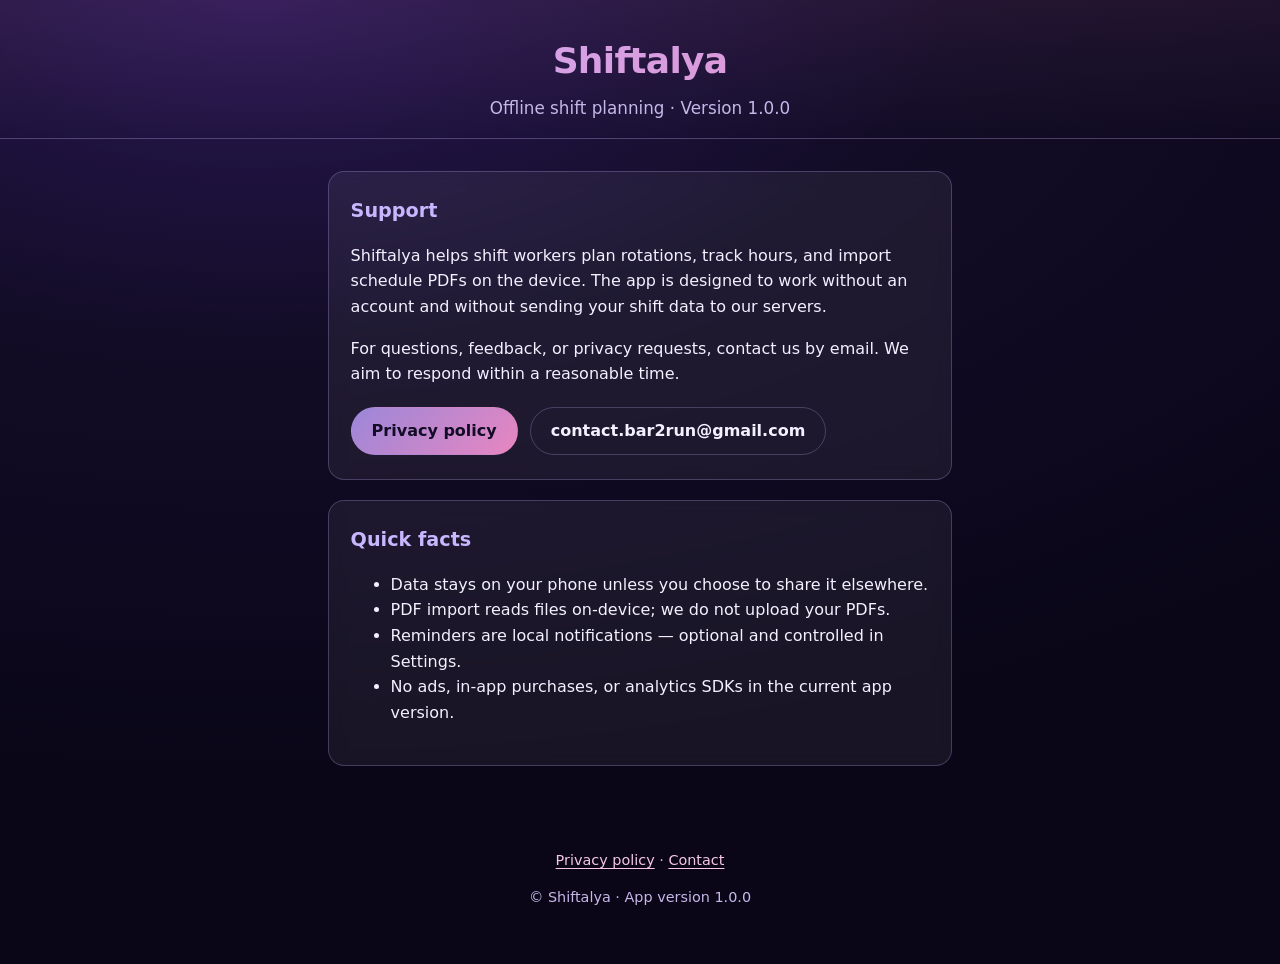
<file: index.html>
<!DOCTYPE html>
<html lang="en">
  <head>
    <meta charset="utf-8" />
    <meta name="viewport" content="width=device-width, initial-scale=1" />
    <meta name="description" content="Support and legal information for Shiftalya — offline shift planning for iOS and Android." />
    <title>Shiftalya — Support</title>
    <link rel="stylesheet" href="styles.css" />
  </head>
  <body>
    <a class="skip-link" href="#main">Skip to content</a>
    <header class="site-header">
      <h1>Shiftalya</h1>
      <p class="tagline">Offline shift planning · Version 1.0.0</p>
    </header>
    <main id="main">
      <section class="card" aria-labelledby="about-heading">
        <h2 id="about-heading">Support</h2>
        <p>
          Shiftalya helps shift workers plan rotations, track hours, and import schedule PDFs on the device. The app is
          designed to work without an account and without sending your shift data to our servers.
        </p>
        <p>
          For questions, feedback, or privacy requests, contact us by email. We aim to respond within a reasonable time.
        </p>
        <div class="btn-row">
          <a class="btn btn-primary" href="privacy.html">Privacy policy</a>
          <a class="btn btn-secondary" href="mailto:contact.bar2run@gmail.com" aria-label="Email contact.bar2run@gmail.com">contact.bar2run@gmail.com</a>
        </div>
      </section>
      <section class="card" aria-labelledby="quick-heading">
        <h2 id="quick-heading">Quick facts</h2>
        <ul>
          <li>Data stays on your phone unless you choose to share it elsewhere.</li>
          <li>PDF import reads files on-device; we do not upload your PDFs.</li>
          <li>Reminders are local notifications — optional and controlled in Settings.</li>
          <li>No ads, in-app purchases, or analytics SDKs in the current app version.</li>
        </ul>
      </section>
    </main>
    <footer class="site-footer">
      <p>
        <a href="privacy.html">Privacy policy</a>
        ·
        <a href="mailto:contact.bar2run@gmail.com" aria-label="Email contact.bar2run@gmail.com">Contact</a>
      </p>
      <p>© Shiftalya · App version 1.0.0</p>
    </footer>
  </body>
</html>
</file>
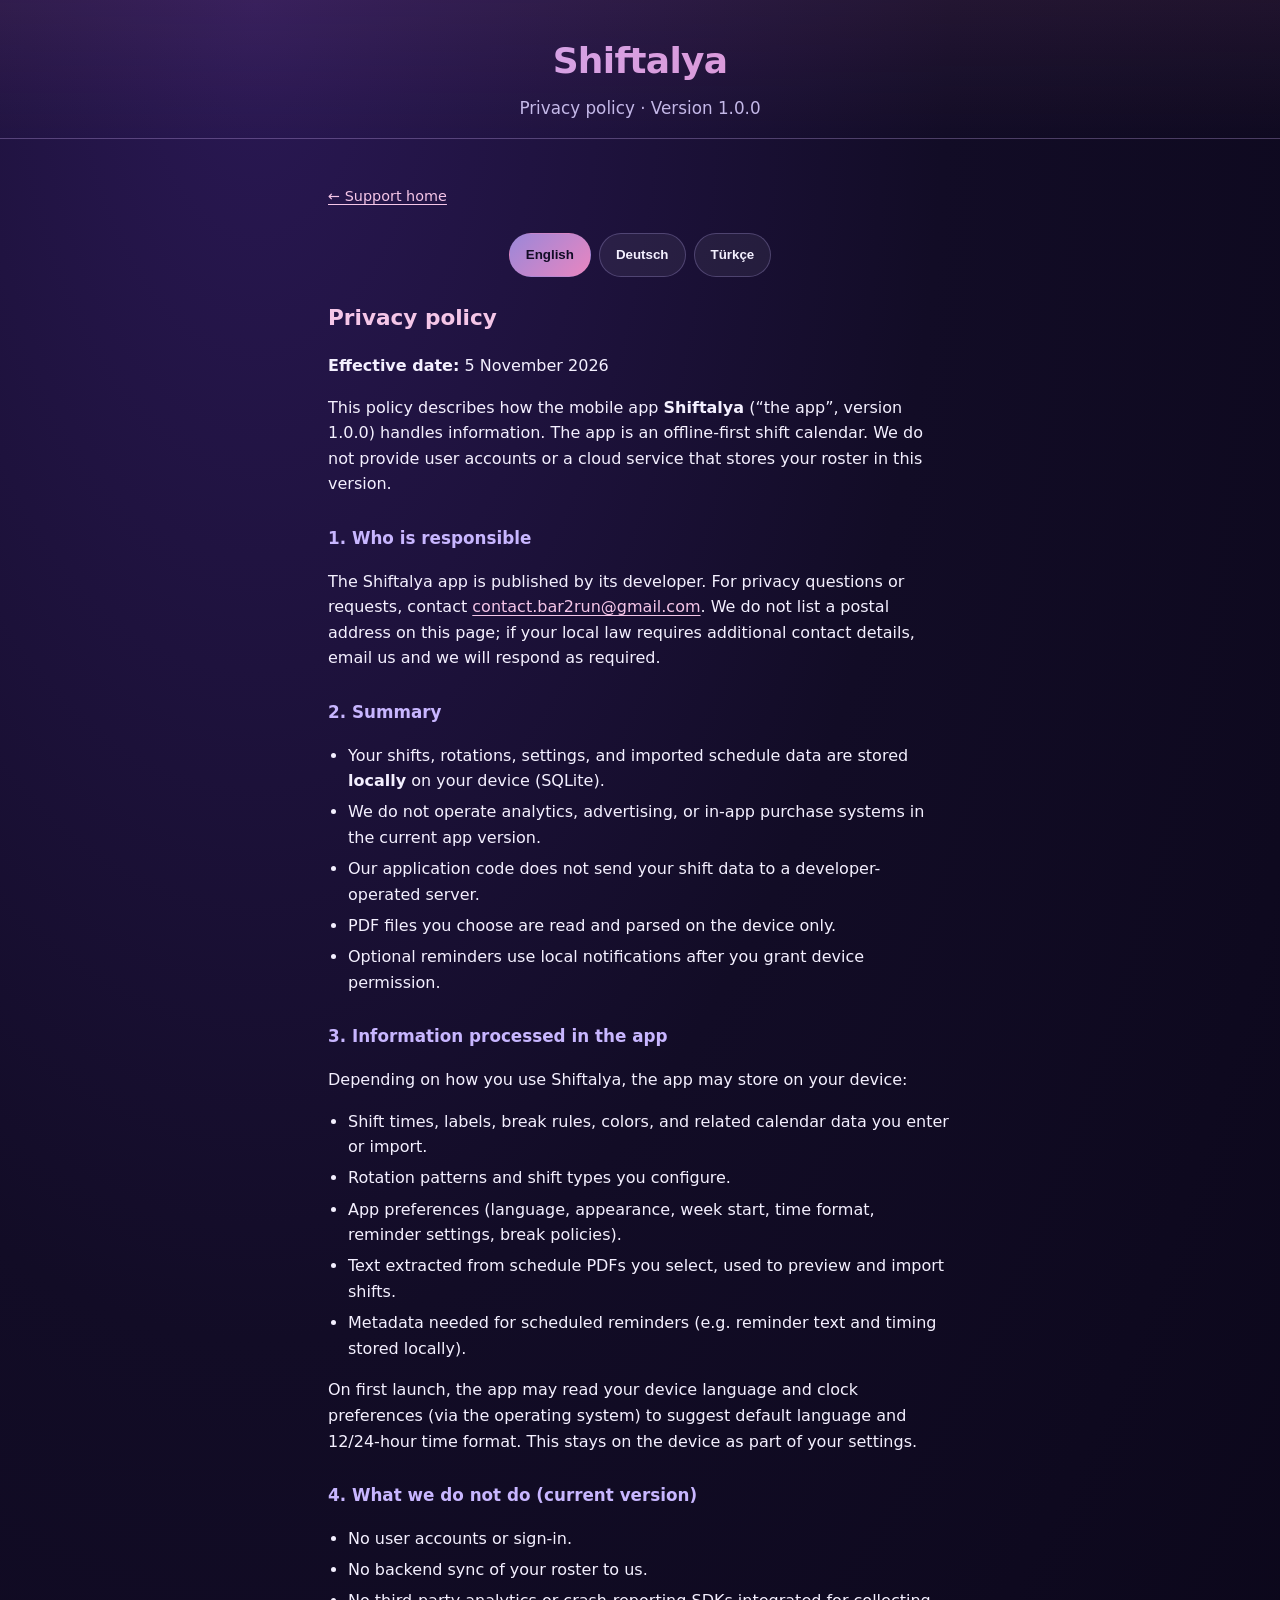
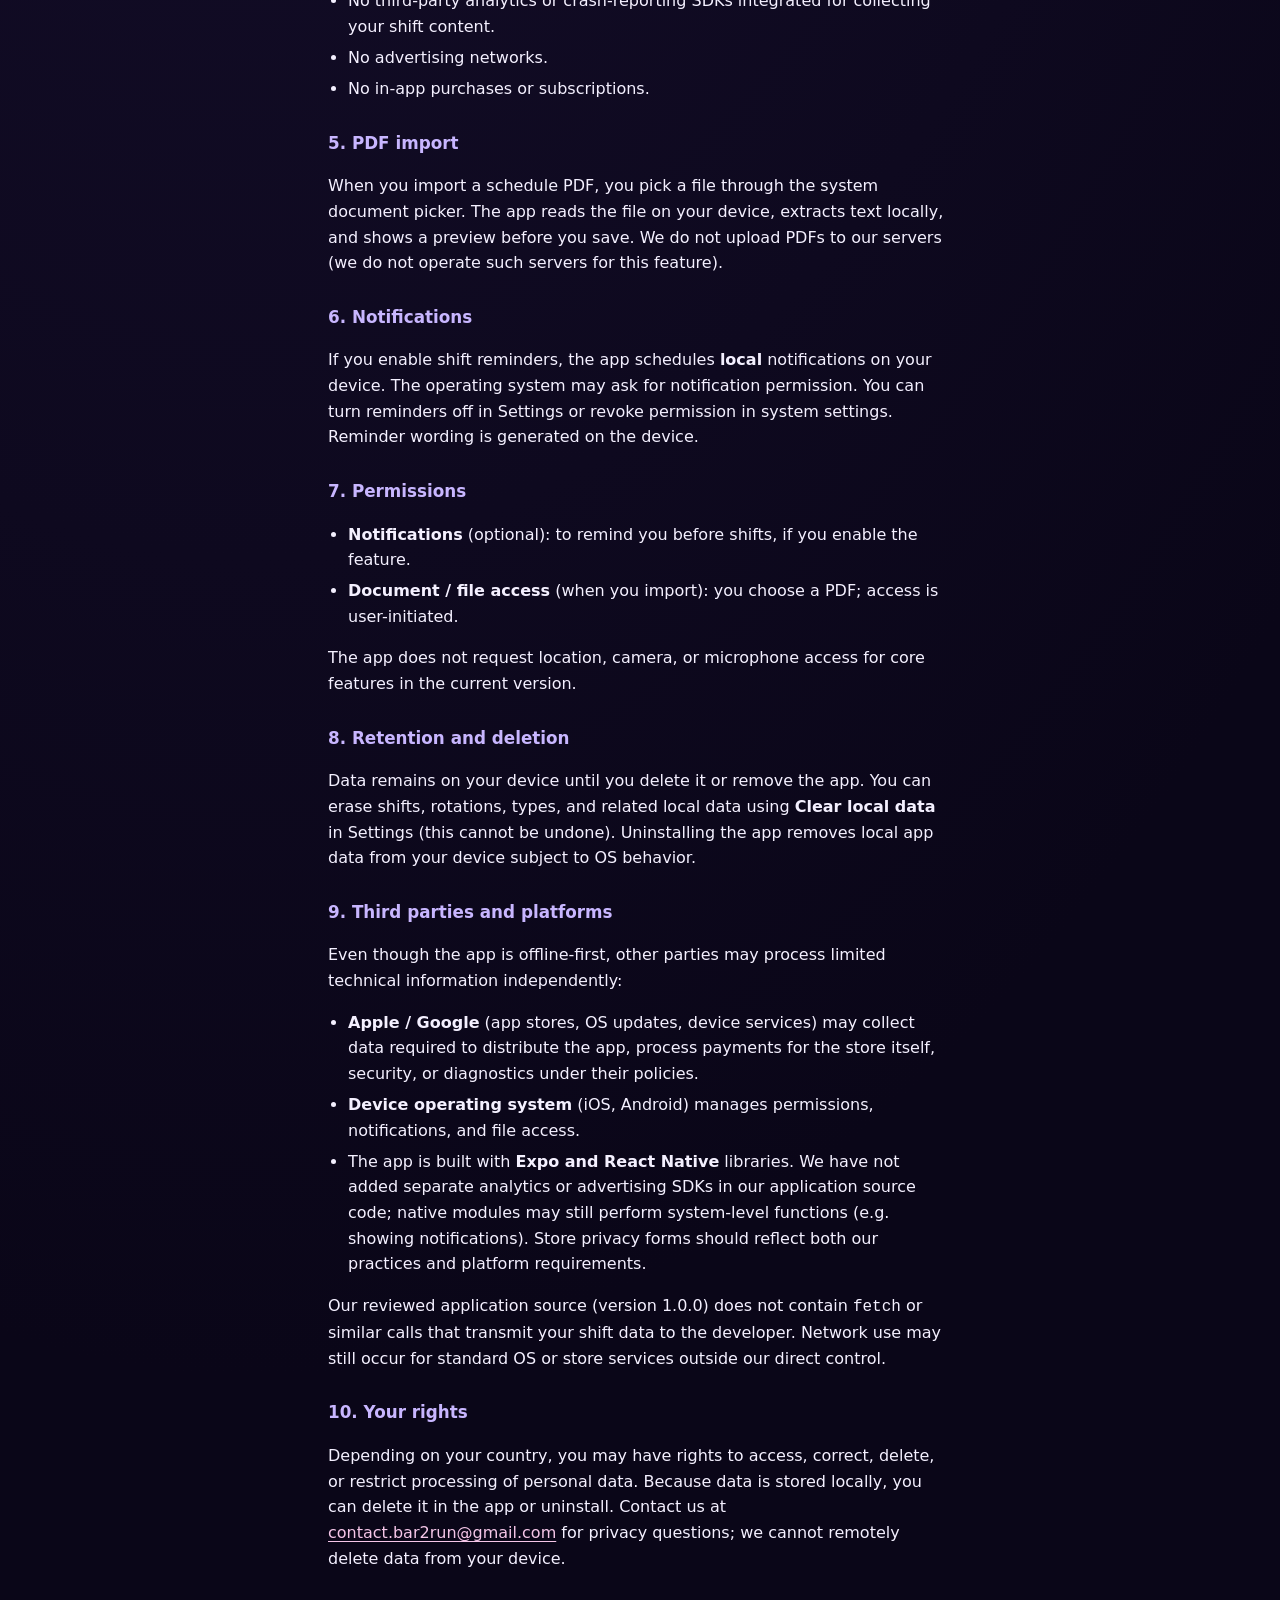
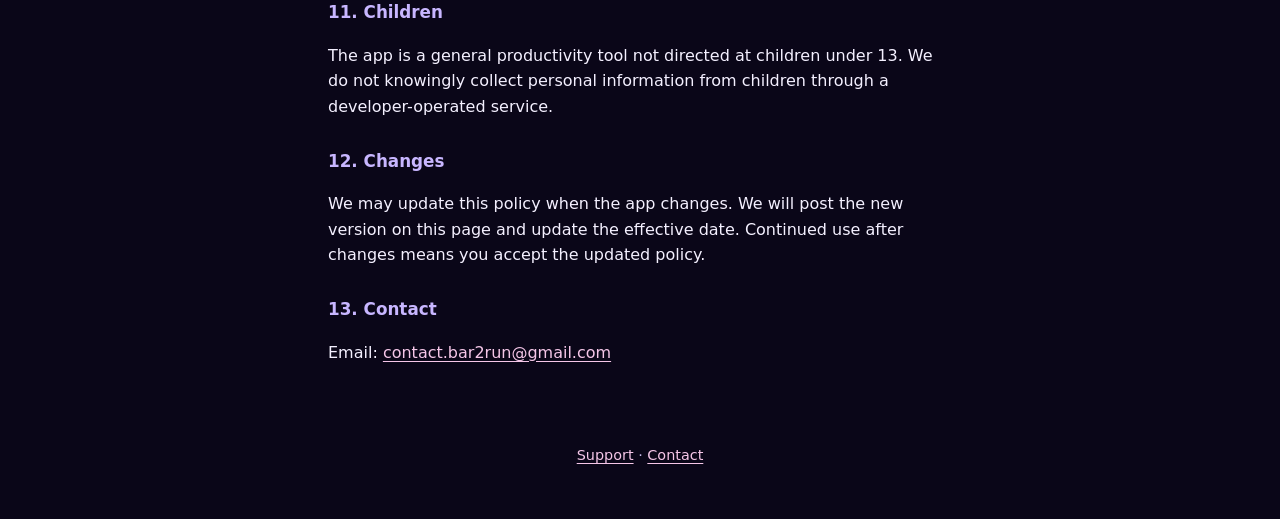
<file: privacy.html>
<!DOCTYPE html>
<html lang="en">
  <head>
    <meta charset="utf-8" />
    <meta name="viewport" content="width=device-width, initial-scale=1" />
    <meta name="description" content="Shiftalya privacy policy — English, Deutsch, Türkçe." />
    <title>Shiftalya — Privacy policy</title>
    <link rel="stylesheet" href="styles.css" />
  </head>
  <body>
    <a class="skip-link" href="#main">Skip to content</a>
    <header class="site-header">
      <h1>Shiftalya</h1>
      <p class="tagline">Privacy policy · Version 1.0.0</p>
    </header>
    <main id="main">
      <p class="meta"><a href="index.html">← Support home</a></p>

      <nav class="lang-switcher" aria-label="Language">
        <button type="button" data-lang="en" aria-pressed="true" lang="en">English</button>
        <button type="button" data-lang="de" aria-pressed="false" lang="de">Deutsch</button>
        <button type="button" data-lang="tr" aria-pressed="false" lang="tr">Türkçe</button>
      </nav>

      <!-- English -->
      <article id="policy-en" class="policy-lang is-active" lang="en" aria-labelledby="title-en">
        <h2 id="title-en">Privacy policy</h2>
        <p><strong>Effective date:</strong> 5 November 2026</p>
        <p>
          This policy describes how the mobile app <strong>Shiftalya</strong> (“the app”, version 1.0.0) handles
          information. The app is an offline-first shift calendar. We do not provide user accounts or a cloud service
          that stores your roster in this version.
        </p>

        <h3>1. Who is responsible</h3>
        <p>
          The Shiftalya app is published by its developer. For privacy questions or requests, contact
          <a href="mailto:contact.bar2run@gmail.com">contact.bar2run@gmail.com</a>. We do not list a postal address on
          this page; if your local law requires additional contact details, email us and we will respond as required.
        </p>

        <h3>2. Summary</h3>
        <ul>
          <li>Your shifts, rotations, settings, and imported schedule data are stored <strong>locally</strong> on your device (SQLite).</li>
          <li>We do not operate analytics, advertising, or in-app purchase systems in the current app version.</li>
          <li>Our application code does not send your shift data to a developer-operated server.</li>
          <li>PDF files you choose are read and parsed on the device only.</li>
          <li>Optional reminders use local notifications after you grant device permission.</li>
        </ul>

        <h3>3. Information processed in the app</h3>
        <p>Depending on how you use Shiftalya, the app may store on your device:</p>
        <ul>
          <li>Shift times, labels, break rules, colors, and related calendar data you enter or import.</li>
          <li>Rotation patterns and shift types you configure.</li>
          <li>App preferences (language, appearance, week start, time format, reminder settings, break policies).</li>
          <li>Text extracted from schedule PDFs you select, used to preview and import shifts.</li>
          <li>Metadata needed for scheduled reminders (e.g. reminder text and timing stored locally).</li>
        </ul>
        <p>
          On first launch, the app may read your device language and clock preferences (via the operating system) to
          suggest default language and 12/24-hour time format. This stays on the device as part of your settings.
        </p>

        <h3>4. What we do not do (current version)</h3>
        <ul>
          <li>No user accounts or sign-in.</li>
          <li>No backend sync of your roster to us.</li>
          <li>No third-party analytics or crash-reporting SDKs integrated for collecting your shift content.</li>
          <li>No advertising networks.</li>
          <li>No in-app purchases or subscriptions.</li>
        </ul>

        <h3>5. PDF import</h3>
        <p>
          When you import a schedule PDF, you pick a file through the system document picker. The app reads the file on
          your device, extracts text locally, and shows a preview before you save. We do not upload PDFs to our servers
          (we do not operate such servers for this feature).
        </p>

        <h3>6. Notifications</h3>
        <p>
          If you enable shift reminders, the app schedules <strong>local</strong> notifications on your device. The
          operating system may ask for notification permission. You can turn reminders off in Settings or revoke
          permission in system settings. Reminder wording is generated on the device.
        </p>

        <h3>7. Permissions</h3>
        <ul>
          <li><strong>Notifications</strong> (optional): to remind you before shifts, if you enable the feature.</li>
          <li><strong>Document / file access</strong> (when you import): you choose a PDF; access is user-initiated.</li>
        </ul>
        <p>The app does not request location, camera, or microphone access for core features in the current version.</p>

        <h3>8. Retention and deletion</h3>
        <p>
          Data remains on your device until you delete it or remove the app. You can erase shifts, rotations, types, and
          related local data using <strong>Clear local data</strong> in Settings (this cannot be undone). Uninstalling
          the app removes local app data from your device subject to OS behavior.
        </p>

        <h3>9. Third parties and platforms</h3>
        <p>
          Even though the app is offline-first, other parties may process limited technical information independently:
        </p>
        <ul>
          <li>
            <strong>Apple / Google</strong> (app stores, OS updates, device services) may collect data required to
            distribute the app, process payments for the store itself, security, or diagnostics under their policies.
          </li>
          <li>
            <strong>Device operating system</strong> (iOS, Android) manages permissions, notifications, and file access.
          </li>
          <li>
            The app is built with <strong>Expo and React Native</strong> libraries. We have not added separate analytics
            or advertising SDKs in our application source code; native modules may still perform system-level functions
            (e.g. showing notifications). Store privacy forms should reflect both our practices and platform
            requirements.
          </li>
        </ul>
        <p>
          Our reviewed application source (version 1.0.0) does not contain <code>fetch</code> or similar calls that
          transmit your shift data to the developer. Network use may still occur for standard OS or store services
          outside our direct control.
        </p>

        <h3>10. Your rights</h3>
        <p>
          Depending on your country, you may have rights to access, correct, delete, or restrict processing of personal
          data. Because data is stored locally, you can delete it in the app or uninstall. Contact us at
          <a href="mailto:contact.bar2run@gmail.com">contact.bar2run@gmail.com</a> for privacy questions; we cannot
          remotely delete data from your device.
        </p>

        <h3>11. Children</h3>
        <p>The app is a general productivity tool not directed at children under 13. We do not knowingly collect personal information from children through a developer-operated service.</p>

        <h3>12. Changes</h3>
        <p>
          We may update this policy when the app changes. We will post the new version on this page and update the
          effective date. Continued use after changes means you accept the updated policy.
        </p>

        <h3>13. Contact</h3>
        <p>
          Email:
          <a href="mailto:contact.bar2run@gmail.com">contact.bar2run@gmail.com</a>
        </p>
      </article>

      <!-- German -->
      <article id="policy-de" class="policy-lang" lang="de" aria-labelledby="title-de" aria-hidden="true">
        <h2 id="title-de">Datenschutzerklärung</h2>
        <p><strong>Stand:</strong> 5. November 2026</p>
        <p>
          Diese Erklärung beschreibt, wie die mobile App <strong>Shiftalya</strong> („die App“, Version 1.0.0) mit
          Informationen umgeht. Die App ist eine offline-first Schichtplanung. In dieser Version gibt es keine
          Benutzerkonten und keinen Cloud-Dienst, der deinen Dienstplan bei uns speichert.
        </p>

        <h3>1. Verantwortlicher</h3>
        <p>
          Verantwortlich für die App ist der Entwickler von Shiftalya. Datenschutzanfragen:
          <a href="mailto:contact.bar2run@gmail.com">contact.bar2run@gmail.com</a>. Eine Postadresse nennen wir hier
          nicht; wenn dein lokales Recht weitere Angaben verlangt, schreib uns per E-Mail.
        </p>

        <h3>2. Kurzüberblick</h3>
        <ul>
          <li>Schichten, Rotationen, Einstellungen und importierte Planungsdaten werden <strong>lokal</strong> auf dem Gerät gespeichert (SQLite).</li>
          <li>In der aktuellen Version betreiben wir keine Analyse-, Werbe- oder In-App-Kauf-Systeme.</li>
          <li>Unser Anwendungscode überträgt deine Schichtdaten nicht an einen vom Entwickler betriebenen Server.</li>
          <li>PDFs, die du auswählst, werden nur auf dem Gerät gelesen und verarbeitet.</li>
          <li>Optionale Erinnerungen sind lokale Benachrichtigungen nach deiner Gerätefreigabe.</li>
        </ul>

        <h3>3. In der App verarbeitete Informationen</h3>
        <p>Je nach Nutzung kann die App auf dem Gerät speichern:</p>
        <ul>
          <li>Schichtzeiten, Bezeichnungen, Pausenregeln, Farben und Kalenderdaten, die du eingibst oder importierst.</li>
          <li>Rotationsmuster und Schichttypen.</li>
          <li>App-Einstellungen (Sprache, Darstellung, Wochenbeginn, Zeitformat, Erinnerungen, Pausenregeln).</li>
          <li>Aus gewählten PDF-Dienstplänen extrahierter Text für Vorschau und Import.</li>
          <li>Lokal abgelegte Metadaten für geplante Erinnerungen.</li>
        </ul>
        <p>
          Beim ersten Start kann die App Sprache und Uhrzeitformat des Geräts (über das Betriebssystem) auslesen, um
          Standardwerte vorzuschlagen. Das bleibt in deinen lokalen Einstellungen.
        </p>

        <h3>4. Was wir nicht tun (aktuelle Version)</h3>
        <ul>
          <li>Keine Benutzerkonten oder Anmeldung.</li>
          <li>Keine Synchronisation deines Dienstplans mit uns.</li>
          <li>Keine integrierten Analyse- oder Crash-Reporting-SDKs für deine Schichtinhalte.</li>
          <li>Keine Werbenetzwerke.</li>
          <li>Keine In-App-Käufe oder Abos.</li>
        </ul>

        <h3>5. PDF-Import</h3>
        <p>
          Beim PDF-Import wählst du eine Datei über die Systemauswahl. Die App liest die Datei auf dem Gerät, extrahiert
          Text lokal und zeigt eine Vorschau, bevor du speicherst. Wir laden PDFs nicht auf unsere Server hoch (solche
          Server betreiben wir für diese Funktion nicht).
        </p>

        <h3>6. Benachrichtigungen</h3>
        <p>
          Wenn du Schicht-Erinnerungen aktivierst, plant die App <strong>lokale</strong> Benachrichtigungen. Das
          Betriebssystem kann um Erlaubnis bitten. Du kannst Erinnerungen in den Einstellungen abschalten oder die
          Berechtigung in den Systemeinstellungen entziehen.
        </p>

        <h3>7. Berechtigungen</h3>
        <ul>
          <li><strong>Benachrichtigungen</strong> (optional): Erinnerungen vor Schichten, wenn aktiviert.</li>
          <li><strong>Dokument-/Dateizugriff</strong> (beim Import): von dir gewähltes PDF; Zugriff nur auf deine Aktion.</li>
        </ul>
        <p>Für Kernfunktionen verlangt die App in der aktuellen Version keinen Standort-, Kamera- oder Mikrofonzugriff.</p>

        <h3>8. Aufbewahrung und Löschung</h3>
        <p>
          Daten bleiben auf dem Gerät, bis du sie löschst oder die App entfernst. Mit <strong>Lokale Daten löschen</strong>
          in den Einstellungen kannst du Schichten, Rotationen, Typen und zugehörige lokale Daten unwiderruflich
          entfernen. Deinstallation entfernt App-Daten je nach Betriebssystem.
        </p>

        <h3>9. Dritte und Plattformen</h3>
        <p>Auch bei offline-first Nutzung können andere Stellen begrenzte technische Informationen verarbeiten:</p>
        <ul>
          <li><strong>Apple / Google</strong> (Stores, OS) gemäß deren Richtlinien.</li>
          <li><strong>Betriebssystem</strong> verwaltet Berechtigungen, Benachrichtigungen und Dateizugriff.</li>
          <li>
            Die App nutzt <strong>Expo- und React-Native</strong>-Bibliotheken. In unserem Quellcode haben wir keine
            separaten Analyse- oder Werbe-SDKs eingebunden; native Module können dennoch Systemfunktionen ausführen.
          </li>
        </ul>
        <p>
          Geprüfter Anwendungscode (Version 1.0.0) enthält keine <code>fetch</code>-Aufrufe, die Schichtdaten an uns
          senden. Netzwerkaktivität kann trotzdem für OS- oder Store-Dienste außerhalb unserer direkten Kontrolle
          auftreten.
        </p>

        <h3>10. Deine Rechte</h3>
        <p>
          Je nach Land hast du Rechte auf Auskunft, Berichtigung, Löschung oder Einschränkung. Da Daten lokal liegen,
          kannst du sie in der App löschen oder deinstallieren. Kontakt:
          <a href="mailto:contact.bar2run@gmail.com">contact.bar2run@gmail.com</a>.
        </p>

        <h3>11. Kinder</h3>
        <p>Die App richtet sich nicht gezielt an Kinder unter 13 Jahren.</p>

        <h3>12. Änderungen</h3>
        <p>Bei App-Änderungen aktualisieren wir diese Seite und das Datum. Nutzung nach dem Update gilt als Zustimmung.</p>

        <h3>13. Kontakt</h3>
        <p>E-Mail: <a href="mailto:contact.bar2run@gmail.com">contact.bar2run@gmail.com</a></p>
      </article>

      <!-- Turkish -->
      <article id="policy-tr" class="policy-lang" lang="tr" aria-labelledby="title-tr" aria-hidden="true">
        <h2 id="title-tr">Gizlilik politikası</h2>
        <p><strong>Yürürlük tarihi:</strong> 5 Kasım 2026</p>
        <p>
          Bu metin, <strong>Shiftalya</strong> mobil uygulamasının (“uygulama”, sürüm 1.0.0) bilgileri nasıl işlediğini
          açıklar. Uygulama çevrimdışı öncelikli bir vardiya takvimidir. Bu sürümde kullanıcı hesabı veya vardiya
          verinizi bizde saklayan bir bulut hizmeti yoktur.
        </p>

        <h3>1. Sorumlu taraf</h3>
        <p>
          Shiftalya uygulamasından geliştirici sorumludur. Gizlilik soruları:
          <a href="mailto:contact.bar2run@gmail.com">contact.bar2run@gmail.com</a>. Bu sayfada posta adresi
          listelenmemiştir; yerel kanun ek bilgi gerektiriyorsa e-posta ile ulaşın.
        </p>

        <h3>2. Özet</h3>
        <ul>
          <li>Vardiyalar, rotasyonlar, ayarlar ve içe aktarılan plan verileri cihazda <strong>yerel</strong> olarak saklanır (SQLite).</li>
          <li>Mevcut sürümde analiz, reklam veya uygulama içi satın alma sistemleri işletmiyoruz.</li>
          <li>Uygulama kodumuz vardiya verinizi geliştirici sunucusuna göndermez.</li>
          <li>Seçtiğiniz PDF’ler yalnızca cihazda okunur ve işlenir.</li>
          <li>İsteğe bağlı hatırlatmalar, izin vermenizden sonra yerel bildirimlerdir.</li>
        </ul>

        <h3>3. Uygulamada işlenen bilgiler</h3>
        <p>Kullanımınıza bağlı olarak cihazda şunlar saklanabilir:</p>
        <ul>
          <li>Girdiğiniz veya içe aktardığınız vardiya saatleri, etiketler, mola kuralları, renkler ve takvim verileri.</li>
          <li>Rotasyon desenleri ve vardiya türleri.</li>
          <li>Uygulama tercihleri (dil, görünüm, hafta başı, saat biçimi, hatırlatmalar, mola kuralları).</li>
          <li>Seçilen PDF programlarından çıkarılan metin (önizleme ve içe aktarma).</li>
          <li>Planlanmış hatırlatmalar için yerel meta veriler.</li>
        </ul>
        <p>
          İlk açılışta uygulama, varsayılan dil ve 12/24 saat biçimi önermek için işletim sistemi üzerinden cihaz dilini
          ve saat tercihlerini okuyabilir. Bu, yerel ayarlarınızın parçası olarak kalır.
        </p>

        <h3>4. Yapmadıklarımız (mevcut sürüm)</h3>
        <ul>
          <li>Kullanıcı hesabı veya oturum açma yok.</li>
          <li>Vardiya verinizin bizimle senkronizasyonu yok.</li>
          <li>Vardiya içeriğinizi toplayan ayrı analiz veya çökme raporlama SDK’ları yok.</li>
          <li>Reklam ağları yok.</li>
          <li>Uygulama içi satın alma veya abonelik yok.</li>
        </ul>

        <h3>5. PDF içe aktarma</h3>
        <p>
          PDF içe aktarırken sistem dosya seçici ile bir dosya seçersiniz. Uygulama dosyayı cihazda okur, metni yerel
          olarak çıkarır ve kaydetmeden önce önizleme gösterir. PDF’leri sunucularımıza yüklemez (böyle bir sunucu
          işletmiyoruz).
        </p>

        <h3>6. Bildirimler</h3>
        <p>
          Vardiya hatırlatmalarını açarsanız uygulama cihazda <strong>yerel</strong> bildirimler planlar. İşletim sistemi
          bildirim izni isteyebilir. Ayarlardan kapatabilir veya sistem iznini geri alabilirsiniz.
        </p>

        <h3>7. İzinler</h3>
        <ul>
          <li><strong>Bildirimler</strong> (isteğe bağlı): açıksa vardiya öncesi hatırlatmalar.</li>
          <li><strong>Belge/dosya erişimi</strong> (içe aktarmada): sizin seçtiğiniz PDF; erişim kullanıcı tetiklemelidir.</li>
        </ul>
        <p>Mevcut sürümde temel özellikler için konum, kamera veya mikrofon izni istenmez.</p>

        <h3>8. Saklama ve silme</h3>
        <p>
          Veriler, siz silene veya uygulamayı kaldırana kadar cihazda kalır. Ayarlardaki <strong>Yerel verileri temizle</strong>
          ile vardiyalar, rotasyonlar, türler ve ilgili yerel veriler geri alınamaz şekilde silinebilir. Kaldırma,
          işletim sistemine bağlı olarak uygulama verisini siler.
        </p>

        <h3>9. Üçüncü taraflar ve platformlar</h3>
        <p>Çevrimdışı öncelikli olsa bile diğer taraflar sınırlı teknik bilgi işleyebilir:</p>
        <ul>
          <li><strong>Apple / Google</strong> (mağazalar, işletim sistemi) kendi politikalarına göre.</li>
          <li><strong>İşletim sistemi</strong> izinleri, bildirimleri ve dosya erişimini yönetir.</li>
          <li>
            Uygulama <strong>Expo ve React Native</strong> kütüphaneleri kullanır. Kaynak kodumuza ayrı analiz veya reklam
            SDK’sı eklemedik; yerel modüller yine de sistem işlevleri çalıştırabilir.
          </li>
        </ul>
        <p>
          İncelenen uygulama kaynağı (1.0.0) vardiya verinizi bize gönderen <code>fetch</code> çağrıları içermez. Yine
          de işletim sistemi veya mağaza hizmetleri için ağ kullanımı olabilir.
        </p>

        <h3>10. Haklarınız</h3>
        <p>
          Ülkenize göre erişim, düzeltme, silme veya işlemeyi kısıtlama haklarınız olabilir. Veriler cihazda olduğu
          için uygulama içinden silebilir veya kaldırabilirsiniz:
          <a href="mailto:contact.bar2run@gmail.com">contact.bar2run@gmail.com</a>.
        </p>

        <h3>11. Çocuklar</h3>
        <p>Uygulama 13 yaş altına yönelik değildir.</p>

        <h3>12. Değişiklikler</h3>
        <p>Uygulama değişince bu sayfayı ve tarihi güncelleriz. Sonrasında kullanım güncellenmiş politikayı kabul sayılır.</p>

        <h3>13. İletişim</h3>
        <p>E-posta: <a href="mailto:contact.bar2run@gmail.com">contact.bar2run@gmail.com</a></p>
      </article>
    </main>
    <footer class="site-footer">
      <p>
        <a href="index.html">Support</a>
        ·
        <a href="mailto:contact.bar2run@gmail.com" aria-label="Email contact.bar2run@gmail.com">Contact</a>
      </p>
    </footer>
    <script>
      (function () {
        var buttons = document.querySelectorAll('.lang-switcher button');
        var panels = {
          en: document.getElementById('policy-en'),
          de: document.getElementById('policy-de'),
          tr: document.getElementById('policy-tr'),
        };
        function setLang(code) {
          Object.keys(panels).forEach(function (key) {
            var active = key === code;
            panels[key].classList.toggle('is-active', active);
            panels[key].setAttribute('aria-hidden', active ? 'false' : 'true');
          });
          buttons.forEach(function (btn) {
            var on = btn.getAttribute('data-lang') === code;
            btn.setAttribute('aria-pressed', on ? 'true' : 'false');
          });
          document.documentElement.lang = code;
        }
        buttons.forEach(function (btn) {
          btn.addEventListener('click', function () {
            setLang(btn.getAttribute('data-lang'));
          });
        });
      })();
    </script>
  </body>
</html>
</file>
<file: styles.css>
:root {
  --navy: #120c26;
  --navy-soft: #1a1241;
  --purple: #c8b6ff;
  --purple-muted: #9b87d9;
  --pink: #e886c0;
  --pink-soft: #f5c6e8;
  --text: #f4f0ff;
  --text-muted: #c4b8e8;
  --surface: rgba(255, 255, 255, 0.06);
  --border: rgba(200, 182, 255, 0.25);
  --focus: #e886c0;
  --max: 42rem;
}

*,
*::before,
*::after {
  box-sizing: border-box;
}

html {
  scroll-behavior: smooth;
}

body {
  margin: 0;
  min-height: 100vh;
  font-family: system-ui, -apple-system, 'Segoe UI', Roboto, 'Helvetica Neue', Arial, sans-serif;
  font-size: 1rem;
  line-height: 1.6;
  color: var(--text);
  background: radial-gradient(ellipse 120% 80% at 20% 0%, #2a1854 0%, var(--navy) 45%, #0a0618 100%);
}

a {
  color: var(--pink-soft);
  text-underline-offset: 0.2em;
}

a:hover {
  color: var(--pink);
}

a:focus-visible {
  outline: 2px solid var(--focus);
  outline-offset: 3px;
  border-radius: 2px;
}

.skip-link {
  position: absolute;
  left: -9999px;
  top: 0;
  padding: 0.75rem 1rem;
  background: var(--pink);
  color: var(--navy);
  font-weight: 600;
  z-index: 100;
}

.skip-link:focus {
  left: 1rem;
  top: 1rem;
}

.site-header {
  padding: 2rem 1.25rem 1rem;
  text-align: center;
  border-bottom: 1px solid var(--border);
  background: linear-gradient(180deg, rgba(232, 134, 192, 0.08) 0%, transparent 100%);
}

.site-header h1 {
  margin: 0 0 0.35rem;
  font-size: clamp(1.75rem, 5vw, 2.25rem);
  font-weight: 700;
  letter-spacing: -0.02em;
  background: linear-gradient(135deg, var(--purple) 0%, var(--pink) 100%);
  -webkit-background-clip: text;
  background-clip: text;
  color: transparent;
}

.tagline {
  margin: 0;
  color: var(--text-muted);
  font-size: 1.05rem;
}

main {
  max-width: var(--max);
  margin: 0 auto;
  padding: 2rem 1.25rem 3rem;
}

.card {
  background: var(--surface);
  border: 1px solid var(--border);
  border-radius: 1rem;
  padding: 1.5rem 1.35rem;
  margin-bottom: 1.25rem;
  backdrop-filter: blur(8px);
}

.card h2 {
  margin-top: 0;
  font-size: 1.2rem;
  color: var(--purple);
}

.card p:last-child {
  margin-bottom: 0;
}

.btn-row {
  display: flex;
  flex-wrap: wrap;
  gap: 0.75rem;
  margin-top: 1.25rem;
}

.btn {
  display: inline-flex;
  align-items: center;
  justify-content: center;
  min-height: 44px;
  padding: 0.65rem 1.25rem;
  border-radius: 999px;
  font-weight: 600;
  text-decoration: none;
  border: 1px solid transparent;
  transition: background 0.15s ease, transform 0.15s ease;
}

.btn-primary {
  background: linear-gradient(135deg, var(--purple-muted) 0%, var(--pink) 100%);
  color: var(--navy);
}

.btn-primary:hover {
  filter: brightness(1.08);
  color: var(--navy);
}

.btn-secondary {
  background: transparent;
  border-color: var(--border);
  color: var(--text);
}

.btn-secondary:hover {
  border-color: var(--purple);
  color: var(--purple);
}

.site-footer {
  max-width: var(--max);
  margin: 0 auto;
  padding: 0 1.25rem 2.5rem;
  text-align: center;
  font-size: 0.9rem;
  color: var(--text-muted);
}

.lang-switcher {
  display: flex;
  flex-wrap: wrap;
  gap: 0.5rem;
  margin-bottom: 1.5rem;
  justify-content: center;
}

.lang-switcher button {
  min-height: 44px;
  min-width: 44px;
  padding: 0.5rem 1rem;
  border-radius: 999px;
  border: 1px solid var(--border);
  background: var(--surface);
  color: var(--text);
  font-weight: 600;
  cursor: pointer;
}

.lang-switcher button[aria-pressed='true'] {
  background: linear-gradient(135deg, var(--purple-muted) 0%, var(--pink) 100%);
  color: var(--navy);
  border-color: transparent;
}

.lang-switcher button:focus-visible {
  outline: 2px solid var(--focus);
  outline-offset: 2px;
}

.policy-lang {
  display: none;
}

.policy-lang.is-active {
  display: block;
}

.policy-lang h2 {
  font-size: 1.35rem;
  margin-top: 0;
  color: var(--pink-soft);
}

.policy-lang h3 {
  font-size: 1.05rem;
  margin-top: 1.75rem;
  color: var(--purple);
}

.policy-lang ul {
  padding-left: 1.25rem;
}

.policy-lang li {
  margin-bottom: 0.35rem;
}

.notice {
  border-left: 3px solid var(--pink);
  padding: 0.75rem 1rem;
  margin: 1rem 0;
  background: rgba(232, 134, 192, 0.08);
  font-size: 0.95rem;
}

.meta {
  font-size: 0.9rem;
  color: var(--text-muted);
  margin-bottom: 1.5rem;
}

@media (min-width: 640px) {
  main {
    padding-left: 1.5rem;
    padding-right: 1.5rem;
  }
}

@media (prefers-reduced-motion: reduce) {
  html {
    scroll-behavior: auto;
  }

  .btn {
    transition: none;
  }
}
</file>
